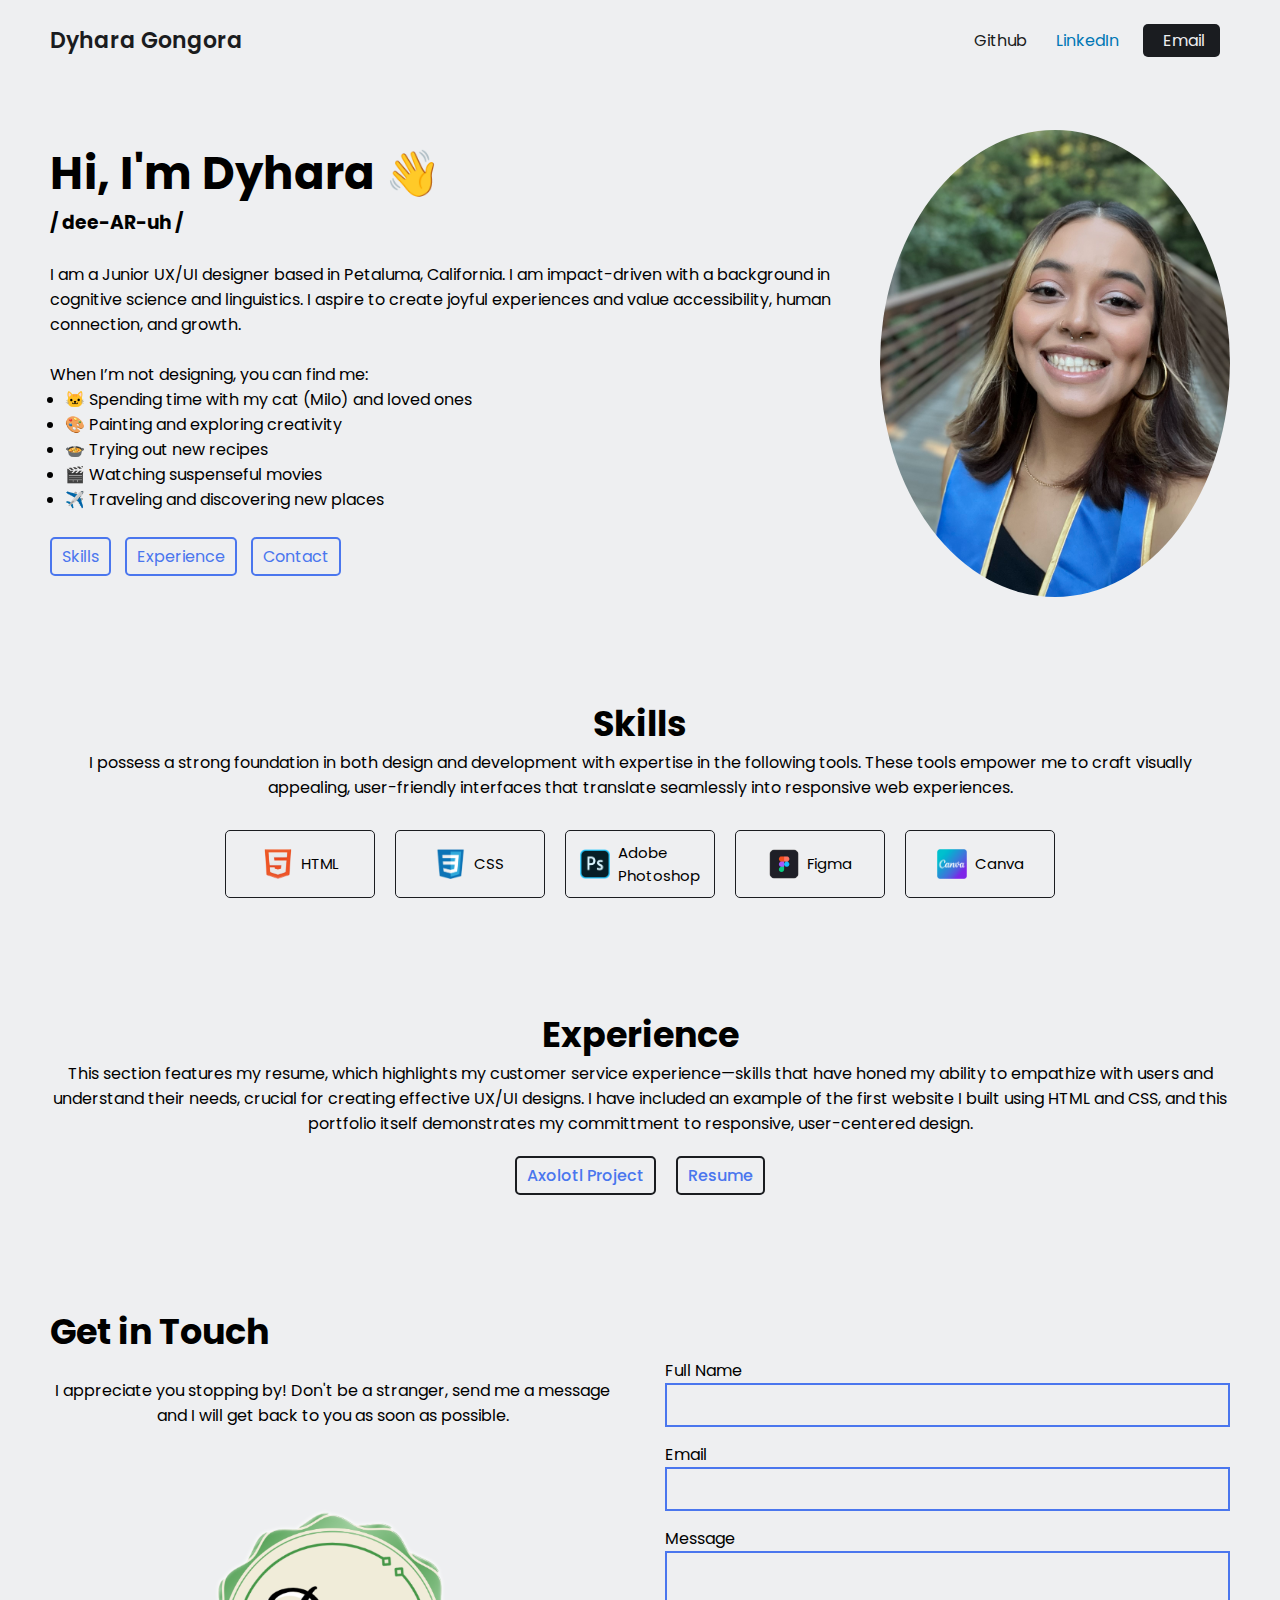
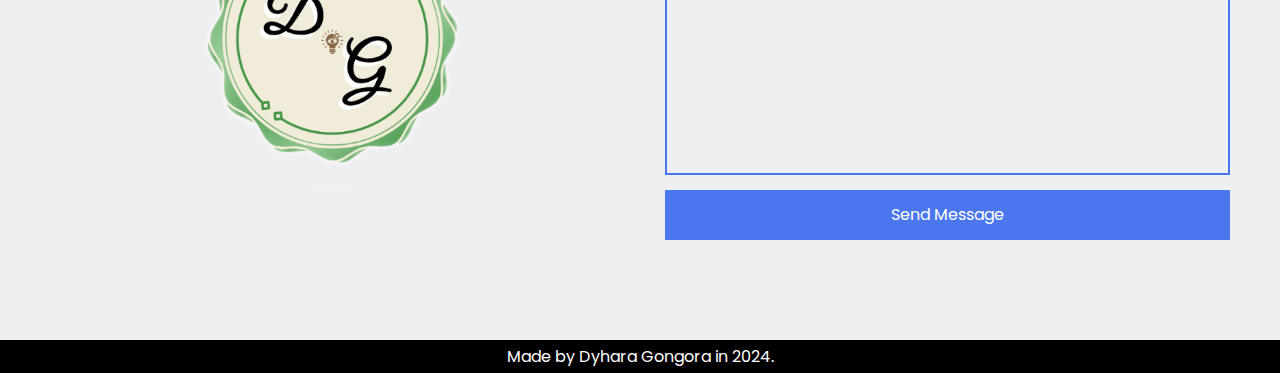
<file: index.html>
<!DOCTYPE html>
<html lang="en">
<head>
    <meta charset="UTF-8">
    <meta http-equiv="X-UA-Compatible" content="IE=edge">
    <meta name="viewport" content="width=device-width, initial-scale=1.0">
    
    <link rel="preconnect" href="https://fonts.googleapis.com">
    <link rel="preconnect" href="https://fonts.gstatic.com" crossorigin>
    <link href="https://fonts.googleapis.com/css2?family=Poppins:wght@400;600&display=swap" rel="stylesheet">
    
    <link rel="stylesheet" href="https://cdnjs.cloudflare.com/ajax/libs/font-awesome/6.6.0/css/all.min.css" integrity="sha512-Kc323vGBEqzTmouAECnVceyQqyqdsSiqLQISBL29aUW4U/M7pSPA/gEUZQqv1cwx4OnYxTxve5UMg5GT6L4JJg==" crossorigin="anonymous" referrerpolicy="no-referrer" />
    
    <link rel="stylesheet" href="styles.css">
    
    <title>Portfolio: Dyhara Gongora</title>
</head>
    
<body>
    <!-- NAVBAR -->
    <nav>
        <div class="left">
             <a href="https://dyhara.github.io/dyharagongora.portfolio/">Dyhara Gongora</a>
        </div>
        
        <div class="right">
            
        <a href="https://github.com/dyhara" target="_blank" rel="noopener noreferrer">
        <i class="fa-brands fa-github"></i>
        <span>Github</span>
        </a>
        
        <a href="https://www.linkedin.com/in/dyhara-g" target="_blank" rel="noopener noreferrer">
        <i class="fa-brands fa-linkedin"></i>
        <span>LinkedIn</span>
        </a>
        
        <a href="mailto:gdgally@gmail.com">
        <i class="fa-solid fa-envelope"></i>
        <span>Email</span>
        </a>
            
        </div>
        
    </nav>
    
    <main>
    <!-- SECTION 1: Hero -->
    <section class="hero-section">
      <div class="text">
        <h2>Hi, I'm Dyhara 👋</h2>
          <h3>/ dee-AR-uh /</h3>
          <br>
          <p>I am a Junior UX/UI designer based in Petaluma, California. I am impact-driven with a background in cognitive science and linguistics. I aspire to create joyful experiences and value accessibility, human connection, and growth.</p>
                <br>
        <p>When I’m not designing, you can find me:</p>
        <ul>
            <li>🐱 Spending time with my cat (Milo) and loved ones</li>
            <li>🎨 Painting and exploring creativity</li>
            <li>🍲 Trying out new recipes</li>
            <li>🎬 Watching suspenseful movies</li>
            <li>✈️ Traveling and discovering new places</li>
        </ul>

              
           <div class="links">
          <a href="#skills">
            <i class="fa-solid fa-code"></i>
            <span>Skills</span>
          </a>
          
          <a href="#experience">
            <i class="fa-solid fa-pen"></i>
            <span>Experience</span>
          </a>
          
          <a href="#contact">
            <i class="fa-solid fa-envelope"></i>
            <span>Contact</span>
          </a>
        </div>
      </div>

      <div class="headshot">
        <img src="assets/headshot.png" alt="dyhara gongora headshot">
      </div>
    </section>
        
     <!-- SECTION 2: Skills -->
      <section id="skills" class="skills-section">
      <h2>Skills</h2>
      <div class="text">
        I possess a strong foundation in both design and development with expertise in the following tools. These tools empower me to craft visually appealing, user-friendly interfaces that translate seamlessly into responsive web experiences.
      </div>
          
           <div class="cells">
        <div class="cell">
         <img src="assets/html-icon.png" alt="html logo">
          <span>HTML</span>
        </div>
        
        <div class="cell">
          <img src="assets/css-icon.png" alt="css logo">
          <span>CSS</span>
        </div>
        
        <div class="cell">
         <img src="assets/adobeps-icon.png" alt="adobe photoshop logo">
          <span>Adobe Photoshop</span>
        </div>
        
        <div class="cell">
          <img src="assets/figma-icon.png" alt="figma logo">
          <span>Figma</span>
        </div>
               
        <div class="cell">
          <img src="assets/Canva-New-Logo.png" alt="canva logo">
          <span>Canva</span>
        </div>
               
         </div>
    </section>
        
     <!-- SECTION 3: Experience -->
     <section id="experience" class="experience-section">
      <h2>Experience</h2>
         
        <div class="text">
       This section features my resume, which highlights my customer service experience—skills that have honed my ability to empathize with users and understand their needs, crucial for creating effective UX/UI designs. I have included an example of the first website I built using HTML and CSS, and this portfolio itself demonstrates my committment to responsive, user-centered design.
      </div>

    <div class="links2">
        <a href="https://dyhara.github.io/Axolotl-Website/" target="_blank" rel="noopener noreferrer">
        <i class="fa-solid fa-globe"></i>
        <span>Axolotl Project</span>
        </a>
        
          <a href="assets/Dyhara%20Gongora%20Resume.pdf" target="_blank" rel="noopener noreferrer">
        <i class="fa-regular fa-file"></i>
        <span>Resume</span>
        </a>
        </div>
    </section>
        
     <!-- SECTION 4: Contact -->
    <section id="contact" class="contact-section">
        <h2>Get in Touch</h2>
        
        <div class="group">
            <div class="text">
                <p>I appreciate you stopping by! Don't be a stranger, send me a message and I will get back to you as soon as possible.</p>
                <img src="assets/personal_new_logo1.png" alt="personal logo">
            </div>
            
           <form action="https://api.web3forms.com/submit" method="POST">
               
                <input type="hidden" name="access_key" value="d3623441-5780-4d4d-b4f5-760df3c700f4">
               
                <label for="name">Full Name</label>
                <input type="text" name="name" required>
                
                <label for="email">Email</label>
                <input type="email" name="email" required>
                
                <label for="message">Message</label>
                <textarea name="message" cols="30" rows="10" required></textarea>
               
                <input type="hidden" name="redirect" value="https://web3forms.com/success">
               
                <button type="submit">Send Message</button>
            </form>
            
        </div>
    </section>
    </main>
    
    <footer>
  <p>Made by Dyhara Gongora in 2024.</p>
</footer>
    
</body>
</html>
</file>
<file: styles.css>
:root {
  --text-color: #1a1c20;
  --link-color: #4a76ee;
  --background-color: #eeeff1;
}

* {
  margin: 0;
  padding: 0;
  box-sizing: border-box;
}

html {
  scroll-behavior: smooth;
}

body {
    font-family: 'Poppins', sans-serif;
    background-color: var(--background-color);
    max-width: 1400px;
    margin: 0 auto;
}

a {
  color: var(--link-color);
  text-decoration: none;
}

/* NAVBAR */
nav {
    display: flex;
    justify-content: space-between;
    align-items: center;
    
    padding: 0 50px;
    height: 80px;
}

nav .left a {
  color: var(--text-color);
  font-size: 22px;
  font-weight: 600;
}

nav .right a {
    color: var(--text-color);
    margin: 0 10px;
}

nav .right a:nth-child(2) {
    color: #0077B5;
}

nav .right a:last-child {
  color: var(--background-color);
  background-color: var(--text-color);
  padding: 5px 15px;
  border-radius: 5px;
}

nav .right a span {
  margin-left: 5px;
}

/* SECTION 1: Hero */
.hero-section {
    display: flex;
    justify-content: space-between;
    align-items: center;
    padding: 0 50px;
    margin: 50px 0;
    margin-bottom: 100px;
    gap: 40px;
}

.hero-section .text {
  flex: 5;
}

.hero-section .text h2 {
  font-size: 45px;
}

.hero-section .text ul {
    margin-left: 15px;
}

.hero-section .text .links {
  margin-top: 25px;
}

.hero-section .text .links a {
    display: inline-block;
    padding: 5px 10px;
    color: var(--link-color);
    border: 2px solid var(--link-color);
    border-radius: 5px;
    margin-right: 10px;
    margin-bottom: 10px;
    transition: .1s;
}

.hero-section .text .links a:hover {
  color: var(--text-color);
  border: 2px solid var(--text-color);
}

.hero-section .headshot {
  flex: 2;
  display: flex;
  justify-content: right;
}

.hero-section .headshot img {
  width: 350px;
  border-radius: 50%;
}
   

/* SECTION 2: Skills */
.skills-section {
  padding: 0 50px;
  margin-bottom: 100px;
}

.skills-section h2 {
  text-align: center;
  font-size: 35px;
}

.skills-section .text {
  text-align: center;
  margin-bottom: 20px;
}

.skills-section .cells {
  display: flex;
  justify-content: center;
  flex-wrap: wrap;
}

.skills-section .cells .cell {
  display: flex;
  justify-content: center;
  align-items: center;
  gap: 8px;

  width: 150px;
  padding: 10px 20px;
  margin: 10px;
  border: 1.5px solid var(--text-color);
  border-radius: 5px;
}

.skills-section .cells .cell img {
  width: 30px;
  height: 30px;
  object-fit: contain;
  border-radius: 2px;
}

.skills-section .cells .cell span {
  font-size: 15px;
}  
 
/* SECTION 3: Experience */
.experience-section {
    padding: 0 50px;
    margin-bottom: 100px;
}
.experience-section h2 {
    text-align: center;
    font-size: 35px;
}
.experience-section .text {
    text-align: center;
    margin-bottom: 20px;
}
.experience-section .links2 {
    display: flex;
    justify-content: center;
    flex-wrap: wrap;
}
.experience-section .links2 a {
    color: var(--link-color);
    font-weight: 500;
    margin: 0 10px;
    display: inline-block;
    padding: 5px 10px;
    border-radius: 5px;
    margin-right: 10px;
    margin-bottom: 10px;
    border: 2px solid var(--text-color);
}

.experience-section .links2 a:hover {
  color: var(--text-color);
  border: 2px solid var(--text-color);
}

/* SECTION 4: Contact */
.contact-section {
    padding: 0 50px;
    margin-bottom: 100px;
}
.contact-section h2 {
    font-size: 35px;
}
.contact-section .group {
    display: flex;
    gap: 50px;  
}
.contact-section .group .text {
    flex: 3;
    margin-top: 20px;
    text-align: center;
}
.contact-section .group img {
    width: 300px;
    margin-top: 60px;
    border-radius: 50%;
}
.contact-section .group form {
    flex: 3;
    display: flex;
    flex-direction: column;
}
.contact-section .group form input,
.contact-section .group form textarea {
  font-family: 'Poppins', sans-serif;
  border: 2px solid var(--link-color);
  background-color: transparent;
  padding: 10px;
  margin-bottom: 15px;
  outline: none;
  resize: none;
}
.contact-section .group form button {
  font-size: 16px;
  font-family: 'Poppins', sans-serif;
  color: #fff;
  background-color: var(--link-color);
  border: none;
  height: 50px;
  cursor: pointer;
  transition: .1s;
}
.contact-section .group form button:hover {
  filter: brightness(.9);
}

/* FOOTER */
footer {
    display: block;
    text-align: center;
    padding: 4px;
    background-color: #000000;
    color: white;
}

@media (max-width: 850px) {
  /* SECTION 1: Hero */
  .hero-section .text h2 {
    font-size: 35px;
  }
}

@media (max-width: 740px) {
  /* SECTION 1: Hero */
  .hero-section {
    flex-direction: column-reverse;
  }

  .hero-section .headshot img {
    width: 200px;
  }

  /* SECTION 4: Contact */
  .contact-section .group {
    flex-direction: column;
  }
  .contact-section .group .text img {
    width: 200px;
    }
}

@media (max-width: 600px) {
  /* NAVBAR */
  nav {
    padding: 0 20px;
  }

  nav .right a {
    font-size: 22px;
  }

  nav .right a:last-child {
    color: var(--text-color);
    background-color: transparent;
    padding: 0;
  }

  nav .right a span {
    display: none;
  }
    
 /* SECTION 1: Hero */
  .hero-section {
    padding: 0 20px;
  }

  .hero-section .text h2 {
    font-size: 30px;
  }
    
 /* SECTION 2: Skills */
  .skills-section {
    padding: 0 20px;
  }

  .skills-section .cells .cell span {
    font-size: 16px;
  }
 /* SECTION 3: Testimony */
  .testimony-section {
    padding: 0 20px;
  }
    
 /* SECTION 4: Contact */
  .contact-section {
    padding: 0 20px;
  }
}
</file>
